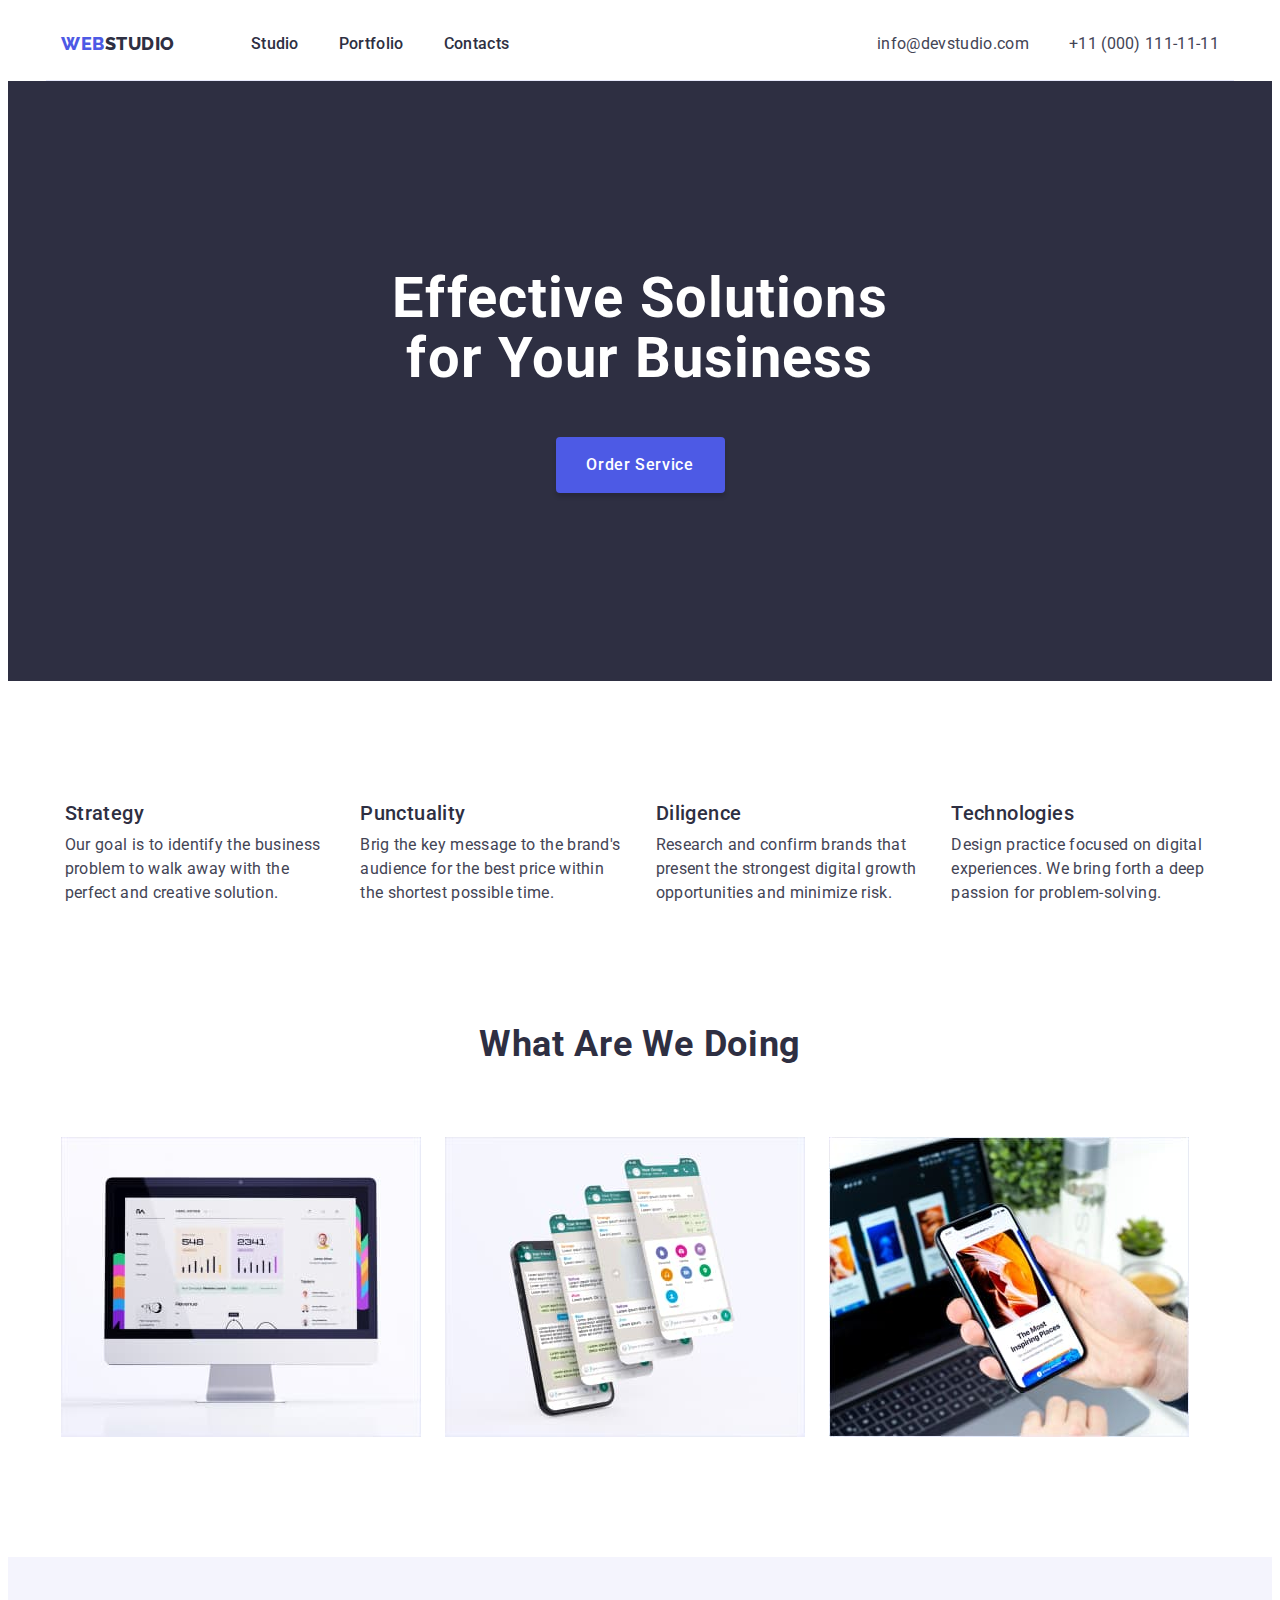
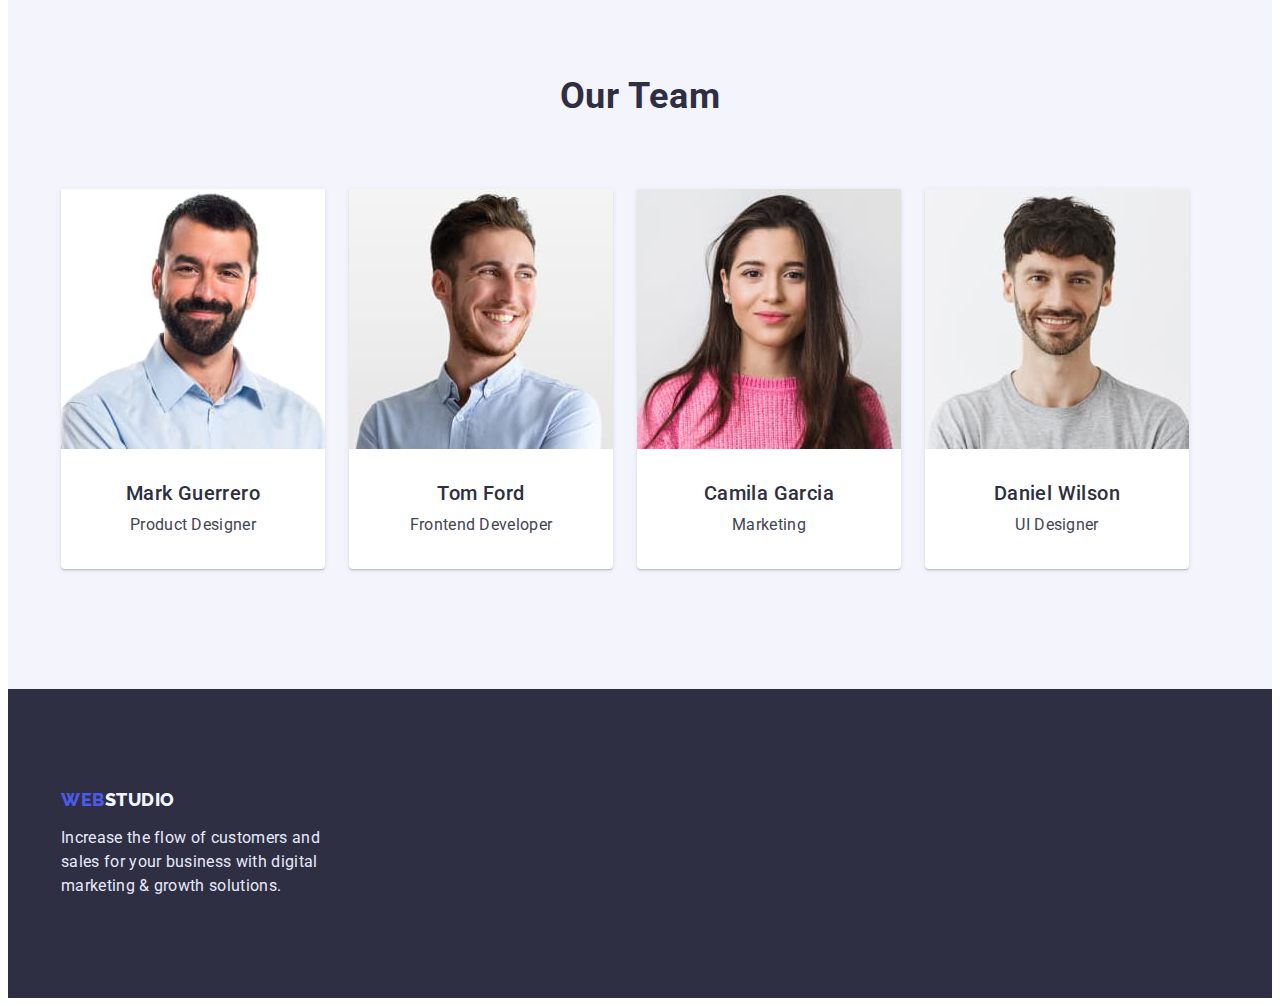
<file: index.html>
<!DOCTYPE html>
<html lang="en">

<head>
    <meta charset="UTF-8">
    <meta http-equiv="X-UA-Compatible" content="IE=edge">
    <meta name="viewport" content="width=device-width, initial-scale=1.0">
    <title>Web Studio</title>
    <link rel="stylesheet" href="https://cdnjs.cloudflare.com/ajax/libs/modern-normalize/1.1.0/modern-normalize.min.css" integrity="sha512-wpPYUAdjBVSE4KJnH1VR1HeZfpl1ub8YT/NKx4PuQ5NmX2tKuGu6U/JRp5y+Y8XG2tV+wKQpNHVUX03MfMFn9Q==" crossorigin="anonymous" referrerpolicy="no-referrer" />
    <link rel="stylesheet" href="./css/styles.css">
    <link rel="preconnect" href="https://fonts.googleapis.com">
    <link rel="preconnect" href="https://fonts.gstatic.com" crossorigin>
    <link
        href="https://fonts.googleapis.com/css2?family=Raleway:wght@800&family=Roboto:wght@400;500;700;900&display=swap"
        rel="stylesheet">
</head>

<body>
    
    <header class="header">
            <div class="container header-container">
            <nav class="header-nav">
                <a class="header-logo link" href="./index.html">Web<span class="logo-black">Studio</span></a>
                <ul class="header-list list">
                    <li class="header-item"><a class="header-link link" href="./index.html">Studio</a></li>
                    <li class="header-item"><a class="header-link link" href="./portfolio.html">Portfolio</a></li>
                    <li class="header-item"><a class="header-link link" href="">Contacts</a></li>
                </ul>
            </nav>
            <address class="header-add">
            <ul class="header-contacts list">
                <li><a class="header-contacts-link link" href="mailto:info@devstudio.com">info@devstudio.com</a></li>
                <li><a class="header-contacts-link link" href="tel:+110001111111">+11 (000) 111-11-11</a></li>
            </ul>
        </address>
            </div>
    </header>
        <main>
            <section class="hero">
                <div class="container"><h1 class="hero-title">Effective Solutions for Your Business</h1>
                <button class="hero-btn" type="button">Order Service</button></div>
            </section>
            <section class="advant">
                <div class="container"><h2 class="advant-title" hidden>Advantages</h2>
                <ul class="advant-list list">
                <li class="advant-item item">
                    <h3 class="advant-title">Strategy</h3>
                    <p class="advant-text">Our goal is to identify the business problem to walk away with the perfect
                        and creative solution.
                    </p>
                </li>
                <li class="advant-item item">
                    <h3 class="advant-title">Punctuality</h3>
                    <p class="advant-text">Brig the key message to the brand's audience for the best price within the
                        shortest possible
                        time.</p>
                </li>
                <li class="advant-item item">
                    <h3 class="advant-title">Diligence</h3>
                    <p class="advant-text">Research and confirm brands that present the strongest digital growth
                        opportunities and minimize
                        risk.</p>
                </li>
                <li class="advant-item item">
                    <h3 class="advant-title">Technologies</h3>
                    <p class="advant-text">Design practice focused on digital experiences. We bring forth a deep passion
                        for
                        problem-solving.</p>
                </li>
            </ul></div>
        </section>
        <section class="doing">
            <div class="container"><h2 class="doing-title">What are we doing</h2>
            <ul class="doing-list list">
                <li class="doing-item item"><img class="doing-img" src="./images/computer.jpg" alt="computer" width="360"
                        height="300" /></li>
                <li class="doing-item item"><img class="doing-img" src="./images/phone.jpg" alt="phone" width="360"
                        height="300" /></li>
                <li class="doing-item item"><img class="doing-img" src="./images/connect.jpg" alt="connect" width="360"
                        height="300" /></li>
            </ul></div>
        </section>
        <section class="team">
            <div class="container"><h2 class="team-title">Our Team</h2>
            <ul class="team-list list">

                <li class="team-item">
                    <img class="team-img" src="./images/mark-guerrero.jpg" alt="mark guerrero" width="264"
                        height="260" />
                    <div class="teams"><h3 class="team-title-name">Mark Guerrero</h3>
                    <p class="team-title-position">Product Designer</p></div>
                </li>

                <li class="team-item">
                    <img class="team-img" src="./images/tom-ford.jpg" alt="tom-ford" width="264" height="260" />
                    <div class="teams"><h3 class="team-title-name">Tom Ford</h3>
                    <p class="team-title-position">Frontend Developer</p></div>
                </li>

                <li class="team-item">
                    <img class="team-img" src="./images/camila-garcia.jpg" alt="camila-garcia" width="264"
                        height="260" />
                    <div class="teams"><h3 class="team-title-name">Camila Garcia</h3>
                    <p class="team-title-position">Marketing</p></div>
                </li>

                <li class="team-item">
                    <img class="team-img" src="./images/daniel-wilson.jpg" alt="daniel-wilson" width="264"
                        height="260" />
                <div class="teams"><h3 class="team-title-name">Daniel Wilson</h3>
                    <p class="team-title-position">UI Designer</p></div>
                </li>

            </ul>
            </div>
        </section>
    </main>
    <footer class="footer">
        <div class="container">
        <div class="footer-div"><a class="footer-logo link" href="./index.html">Web<span class="logo-white">Studio</span></a>
        <p class="footer-text">Increase the flow of customers and sales for your business with digital marketing &
            growth solutions.</p></div></div>
    </footer>
</body>

</html>
</file>
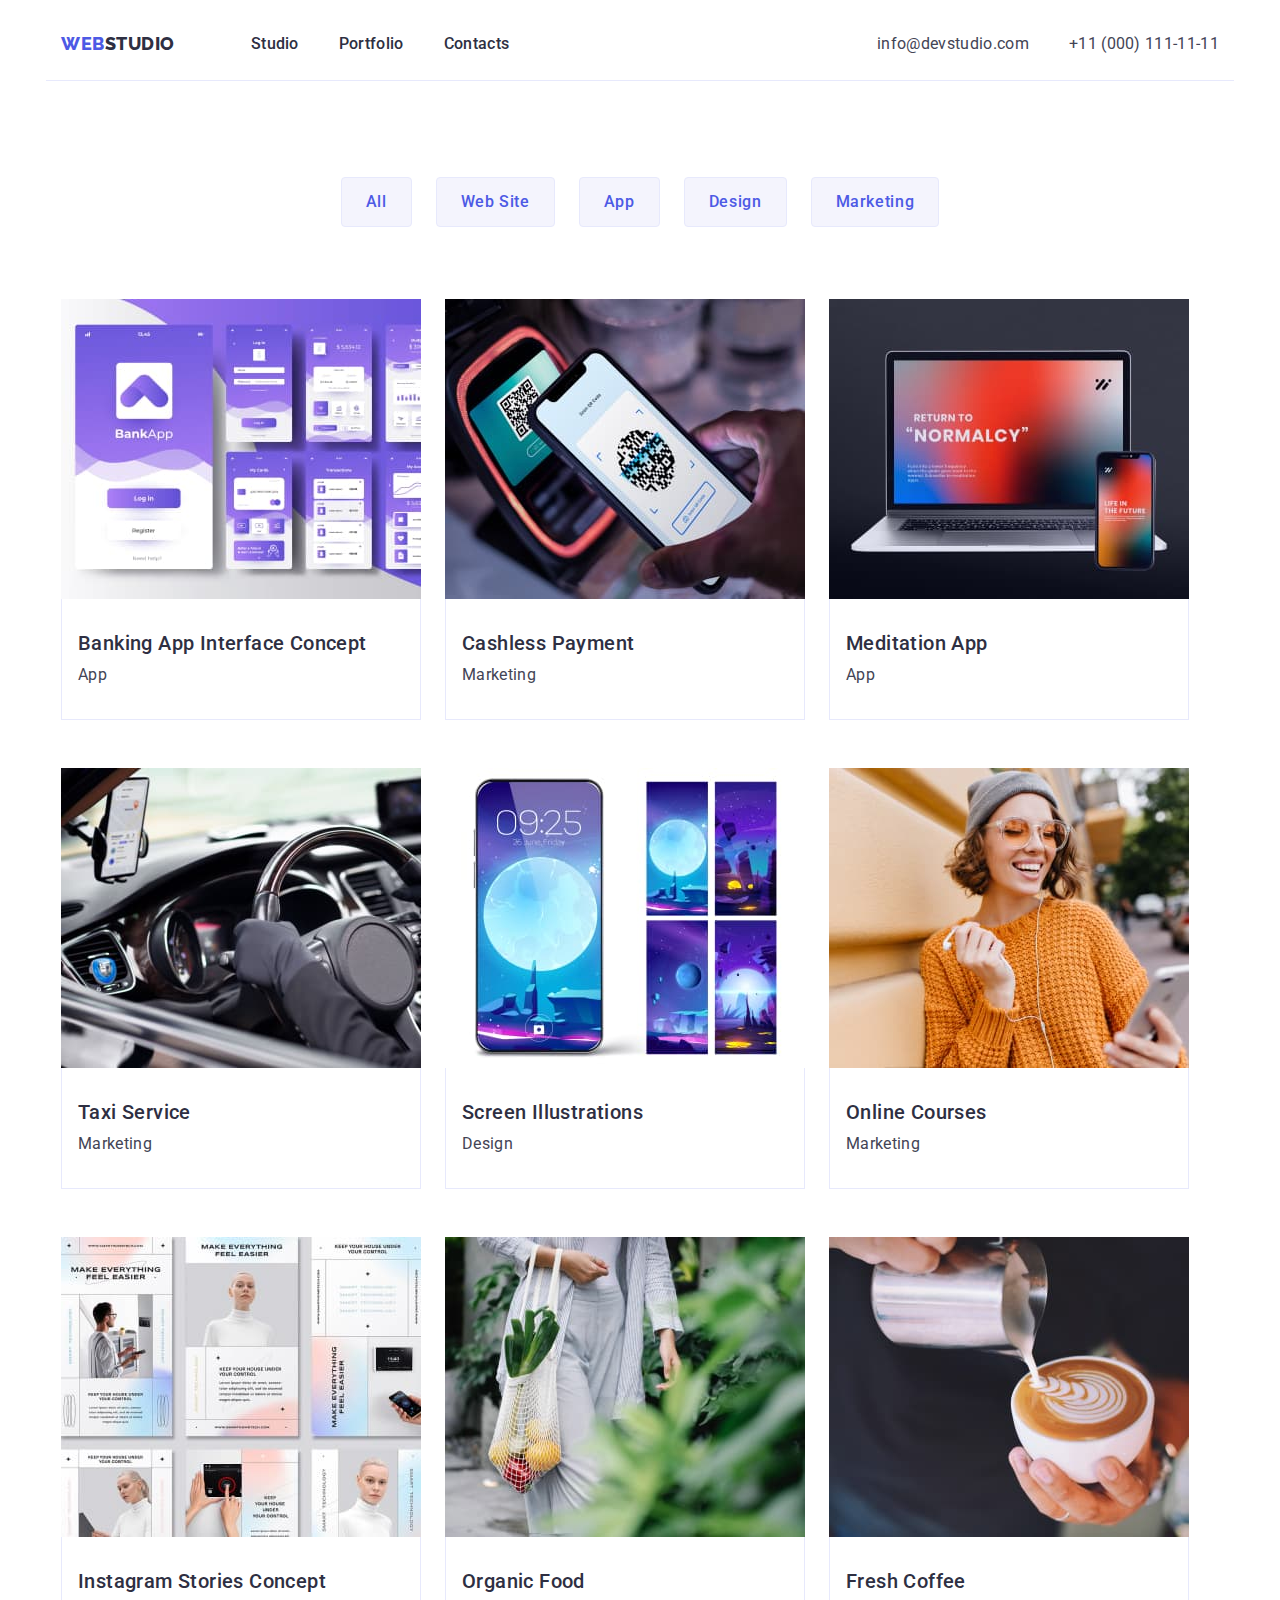
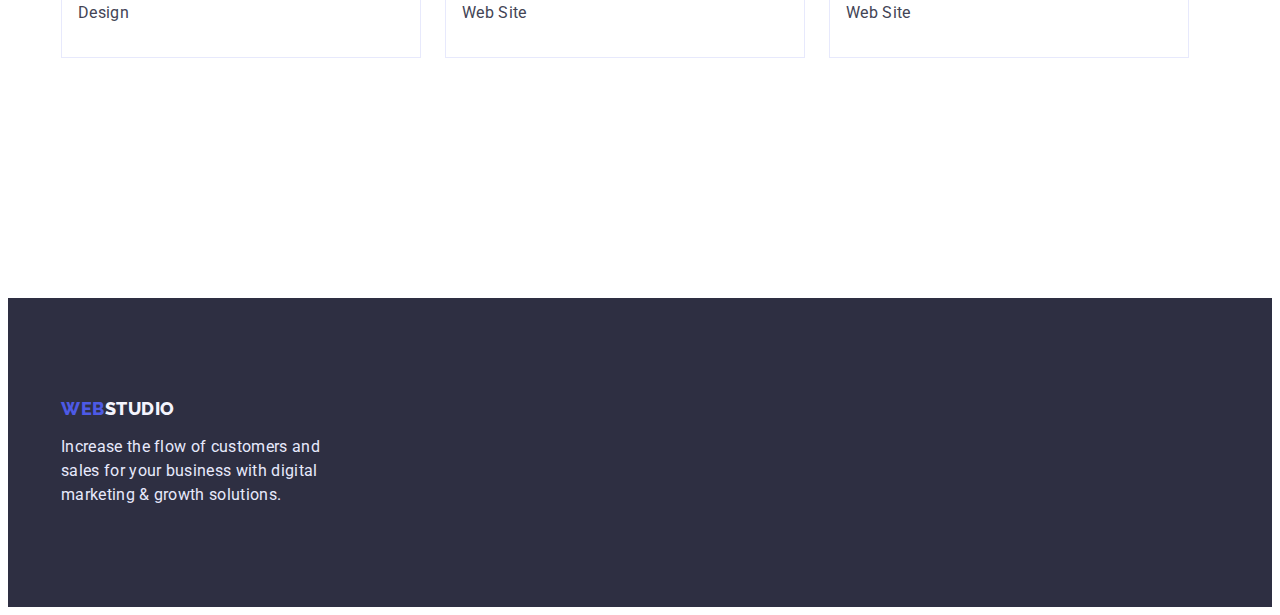
<file: portfolio.html>
<!DOCTYPE html>
<html lang="en">

<head>
    <meta charset="UTF-8">
    <meta http-equiv="X-UA-Compatible" content="IE=edge">
    <meta name="viewport" content="width=device-width, initial-scale=1.0">
    <title>Web Studio</title>
    <link rel="stylesheet" href="https://cdnjs.cloudflare.com/ajax/libs/modern-normalize/1.1.0/modern-normalize.min.css" integrity="sha512-wpPYUAdjBVSE4KJnH1VR1HeZfpl1ub8YT/NKx4PuQ5NmX2tKuGu6U/JRp5y+Y8XG2tV+wKQpNHVUX03MfMFn9Q==" crossorigin="anonymous" referrerpolicy="no-referrer" />
    <link rel="stylesheet" href="./css/styles.css">
    <link rel="preconnect" href="https://fonts.googleapis.com">
    <link rel="preconnect" href="https://fonts.gstatic.com" crossorigin>
    <link
        href="https://fonts.googleapis.com/css2?family=Raleway:wght@800&family=Roboto:wght@400;500;700;900&display=swap"
        rel="stylesheet">
</head>

<body>
    <header class="header">
        <div class="container header-container">
        <nav class="header-nav">
            <a class="header-logo link" href="./index.html">Web<span class="logo-black">Studio</span></a>
            <ul class="header-list list">
                <li class="header-item"><a class="header-link link" href="./index.html">Studio</a></li>
                <li class="header-item"><a class="header-link link" href="./portfolio.html">Portfolio</a></li>
                <li class="header-item"><a class="header-link link" href="">Contacts</a></li>
            </ul>
        </nav>
        <address class="header-add">
            <ul class="header-contacts list">
                <li><a class="header-contacts-link link" href="mailto:info@devstudio.com">info@devstudio.com</a></li>
                <li><a class="header-contacts-link link" href="tel:+110001111111">+11 (000) 111-11-11</a></li>
            </ul>
        </address></div>
    </header>
    <main>
        <section class="projects">
            <div class="container">
            <h1 hidden>projects</h1>
            <ul class="projects-menu list">
                <li><button class="projects-btn" type="button">All</button></li>
                <li><button class="projects-btn" type="button">Web Site</button></li>
                <li><button class="projects-btn" type="button">App</button></li>
                <li><button class="projects-btn" type="button">Design</button></li>
                <li><button class="projects-btn" type="button">Marketing</button></li>
            </ul>
            <ul class="projects-list list">
                <li class="projects-list-item">
                    <a class="link" href="">
                    <img class="projects-list-img" src="./images/banking.jpg" alt="banking" width="360" height="300" />
                    <div class="projects-div"><h2 class="projects-list-title">Banking App Interface Concept</h2>
                    <p class="projects-list-text">App</p></div></a>
                </li>
                <li class="projects-list-item">
                    <a class="link link" href="">
                    <img class="projects-list-img" src="./images/cashless.jpg" alt="cashless" width="360" height="300" />
                    <div class="projects-div"><h2 class="projects-list-title">Cashless Payment</h2>
                    <p class="projects-list-text">Marketing</p></div></a>
                </li>
                <li class="projects-list-item">
                    <a class="link link" href="">
                    <img class="projects-list-img" src="./images/meditaion.jpg" alt="meditaion" width="360" height="300" />
                    <div class="projects-div"><h2 class="projects-list-title">Meditation App</h2>
                    <p class="projects-list-text">App</p></div></a>
                </li>
                <li class="projects-list-item">
                    <a class="link link" href="">
                    <img class="projects-list-img" src="./images/taxi.jpg" alt="taxi" width="360" height="300" />
                    <div class="projects-div"><h2 class="projects-list-title">Taxi Service</h2>
                    <p class="projects-list-text">Marketing</p></div></a>
                </li>
                <li class="projects-list-item">
                    <a class="link link" href="">
                    <img class="projects-list-img" src="./images/screen.jpg" alt="screen" width="360" height="300" />
                    <div class="projects-div"><h2 class="projects-list-title">Screen Illustrations</h2>
                    <p class="projects-list-text">Design</p></div></a>
                </li>
                <li class="projects-list-item">
                    <a class="link link" href="">
                    <img class="projects-list-img" src="./images/courses.jpg" alt="courses" width="360" height="300" />
                    <div class="projects-div"><h2 class="projects-list-title">Online Courses</h2>
                    <p class="projects-list-text">Marketing</p></div></a>
                </li>
                <li class="projects-list-item">
                    <a class="link link" href="">
                    <img class="projects-list-img" src="./images/stories.jpg" alt="stories" width="360" height="300" />
                    <div class="projects-div"><h2 class="projects-list-title">Instagram Stories Concept</h2>
                    <p class="projects-list-text">Design</p></div></a>
                </li>
                <li class="projects-list-item">
                    <a class="link link" href="">
                    <img class="projects-list-img" src="./images/food.jpg" alt="food" width="360" height="300" />
                    <div class="projects-div"><h2 class="projects-list-title">Organic Food</h2>
                    <p class="projects-list-text">Web Site</p></div></a>
                </li>
                <li class="projects-list-item">
                    <a class="link link" href="">
                    <img class="projects-list-img" src="./images/coffee.jpg" alt="coffee" width="360" height="300" />
                    <div class="projects-div"><h2 class="projects-list-title">Fresh Coffee</h2>
                    <p class="projects-list-text">Web Site</p></div></a>
            </ul>
        </div>
        </section>
    </main>
    <footer class="footer">
        <div class="container">
        <div class="footer-div"><a class="footer-logo link" href="./index.html">Web<span class="logo-white">Studio</span></a>
        <p class="footer-text">Increase the flow of customers and sales for your business with digital marketing &
            growth solutions.</p></div></div>
    </footer>
</body>
</html>
</file>
<file: css/styles.css>
:root {
    --main-title-color: #FFFFFF;
    --second-title-color: #2E2F42;
    --text-color: #434455;
    --color-hover: #404BBF;
    --background: #2E2F42;
    --background-color-team: #F4F4FD;
    --color-logo-blue: #4d5ae5;
    --color-logo-black: #2E2F42;
    --color-logo-white: #F4F4FD;
    --btn-color: #4D5AE5;
    --btn-text-color: #FFFFFF;
    --footer-text-color: #E7E9FC;
    --contacts-color: #434455;
    --nav-color: #2E2F42;
    --background-filtr: #F4F4FD;
}

p,
h1,
h2,
h3,
h4,
h5,
h6 {
    margin: 0;
}

ul {
    padding-left: 0;
    margin: 0;
}

button {
    cursor: pointer;
}

address {
    font-style: normal;
}

body {
    font-family: "Roboto", sans-serif; 
    color: #434455;
}

img {
    display: block;
}

.link {
    text-decoration: none;  
}
.list {
    list-style-type: none;
}
.container {
    width: 1158px;
    margin-left: auto;
    margin-right: auto;
    padding-left: 15px;
    padding-right: 15px;
}

.header-container {
    display: flex;
    align-items: center;
    padding-top: 24px;
    padding-bottom: 24px;
    border-bottom: 1px solid #E7E9FC;
}

.header-add {

}
.header-logo {
    font-family: "Raleway", sans-serif;
    font-weight: 800;
    font-size: 18px;
    line-height: 1.17;
    letter-spacing: 0.03em;
    color: var(--color-logo-blue);
    text-transform: uppercase; 
} 
.logo-black {
    font-family: "Raleway", sans-serif;
    font-weight: 800;
    font-size: 18px;
    line-height: 1.17;
    letter-spacing: 0.03em;
    color: var(--color-logo-black);
    text-transform: uppercase;    
} 
.header-list {
    display: flex;
    gap: 40px; 
}
.header-nav {
    display: flex;
    align-items: center;
    margin-right: auto;

}
.header-logo {
    margin-right: 76px;  
}
.header-contacts {
    display: flex;
    align-items: center;
    gap: 40px; 
}
.header-link {
    font-weight: 500;
    font-size: 16px;
    line-height: 1.5;
    letter-spacing: 0.02em;
    color: var(--nav-color);
}
.header-link:hover, .header-link:focus {
    color: var(--color-hover);
}
.header-add {
    font-style: normal; 
}
.header-contacts-link {
    font-style: normal;
    font-weight: 400;
    font-size: 16px;
    line-height: 1.5;
    letter-spacing: 0.02em;
    color: var(--contacts-color);
}
.header-contacts-link:hover, .header-contacts-link:focus {
    color: var(--color-hover);
}
/**!-------------------------HERO----------------------------!*/
.hero {
    background-color: var(--background);
    padding-top: 188px;
    padding-bottom: 188px;
}
.hero-title {
    font-weight: 700;
    font-size: 56px;
    line-height: 1.07;
    text-align: center;
    letter-spacing: 0.02em;
    color: var(--main-title-color);
    width: 496px;
    margin-bottom: 48px;
    margin-left: auto;
    margin-right: auto;
}
.hero-btn {
    display: block;
    font-family: inherit;
    background: var(--btn-color);
    font-weight: 500;
    font-size: 16px;
    line-height: 1.5;
    letter-spacing: 0.04em;
    color: var(--btn-text-color);
    box-shadow: 0px 4px 4px rgba(0, 0, 0, 0.15);
    border-radius: 4px;
    border: none;
    align-items: center;width: 169px;
    height: 56px; 
    margin-left: auto;
    margin-right: auto;
}
.hero-btn:hover, .hero-btn:focus {
    background: var(--color-hover);    
}
/**!-------------------------ADVANT----------------------------!*/
.advant {
    padding-top: 120px;
    padding-bottom: 120px;
    margin: 0 auto;
}
.advant-list {
    display: flex;
    gap: 24px;
}    
.advant-list .item {
    width: 264px;  
    margin: 0 auto;
}    
.advant-title {
    font-weight: 500;
    font-size: 20px;
    line-height: 1.2;
    letter-spacing: 0.02em;
    color: var(--second-title-color); 
    margin-bottom: 8px;
}
.advant-text {
    font-weight: 400;
    font-size: 16px;
    line-height: 1.5;
    letter-spacing: 0.02em;
    color: var(--text-color); 
}
/**!-------------------------DOINGT----------------------------!*/
.doing {
    margin-top: 0;
    padding-top: 0px;
    padding-bottom: 120px;
}
.doing-list {
    display: flex;
    padding-left: 0px;
    gap: 24px;
    margin: 0 auto;
}
.doing-list .item {
    width: 360px;
} 
.doing-title {
    font-weight: 700;
    font-size: 36px;
    line-height: 1.11;
    text-align: center;
    letter-spacing: 0.02em;
    text-transform: capitalize;
    color: var(--second-title-color);
    margin: 0 auto;
    padding-top: 0px;
    margin-bottom: 72px;
}
/**!-------------------------TEAM----------------------------!*/
.team { 
    background-color: var(--background-color-team);
    margin: 0;
    padding-top: 120px;
    padding-bottom: 120px;
}
.team-list {
    display: flex;
    margin-top: 72px;
    gap: 24px;
    margin: 0 auto;
}
.team-item {
    background-color: #FFFFFF; 
    box-shadow: 0px 1px 6px rgba(46, 47, 66, 0.08), 0px 1px 1px rgba(46, 47, 66, 0.16), 0px 2px 1px rgba(46, 47, 66, 0.08);
    border-radius: 0px 0px 4px 4px;
}
.team-title {
    font-weight: 700;
    font-size: 36px;
    line-height: 1.11;
    text-align: center;
    letter-spacing: 0.02em;
    text-transform: capitalize;
    color: var(--second-title-color);
    margin-bottom: 72px;
}
.team-title-name {
    font-weight: 500;
    font-size: 20px;
    line-height: 1.2;
    letter-spacing: 0.02em;
    color: var(--second-title-color);
    text-align: center;
    margin-bottom: 8px;
}
.team-title-position {
    font-weight: 400;
    font-size: 16px;
    line-height: 1.5;
    letter-spacing: 0.02em;
    color: var(--text-color);
    text-align: center;
    padding-top: 
}
.teams {
    padding-top: 32px;
    padding-bottom: 32px;
}
/**!-------------------------FOOTER----------------------------!*/
.footer {
    background-color: var(--background);
    padding-top: 100px;
    padding-bottom: 100px;    
}
.footer-div {
    width: 264px;
}
.footer-text {
    font-weight: 400;
    font-size: 16px;
    line-height: 1.5;
    letter-spacing: 0.02em;
    color: var(--footer-text-color);
    margin-top: 16px;
    
}
.footer-logo {
    font-family: "Raleway", sans-serif;
    font-weight: 800;
    font-size: 18px;
    line-height: 1.17;
    letter-spacing: 0.03em;
    color: var(--color-logo-blue);
    text-transform: uppercase; 
}
.logo-white {
    font-family: "Raleway", sans-serif;
    font-weight: 800;
    font-size: 18px;
    line-height: 1.17;
    letter-spacing: 0.03em;
    color: var(--color-logo-white);
    text-transform: uppercase;
}
/**!-------------------------PROJECTS----------------------------!*/
.projects {
    padding-top: 96px;
    padding-bottom: 120px;
}
.projects-menu {
    display: flex;
    justify-content: center;
    gap: 24px;
    margin-bottom: 72px;

} 
.projects-btn {
    background: var(--background-filtr);
    cursor: pointer;
    font-family: "Roboto", sans-serif;
    font-weight: 500;
    font-size: 16px;
    line-height: 1.5;
    display: flex;
    align-items: center;
    text-align: center;
    letter-spacing: 0.04em;
    color: var(--btn-color);
    border: 1px solid #E7E9FC;
    border-radius: 4px;
    padding: 12px 24px;
}
.projects-list {
    display: flex;
    flex-wrap: wrap;
    padding-bottom: 120px;
    row-gap: 48px;
    column-gap: 24px; 
}
.projects-btn:hover, .projects-btn:focus {
    background: var(--color-hover);
    color: var(--btn-text-color);
}
.projects-list-title {
    font-weight: 500;
    font-size: 20px;
    line-height: 1.2;
    letter-spacing: 0.02em;
    color: var(--second-title-color);
    margin-bottom: 8px;
}
.projects-list-text {
    font-weight: 400;
    font-size: 16px;
    line-height: 1.5;
    letter-spacing: 0.02em;
    color: var(--text-color);
}
.projects-div {
    padding-top: 32px;
    padding-bottom: 32px;
    border: 1px solid #E7E9FC;
    border-top: none; 
    padding-left: 16px;
}
</file>
